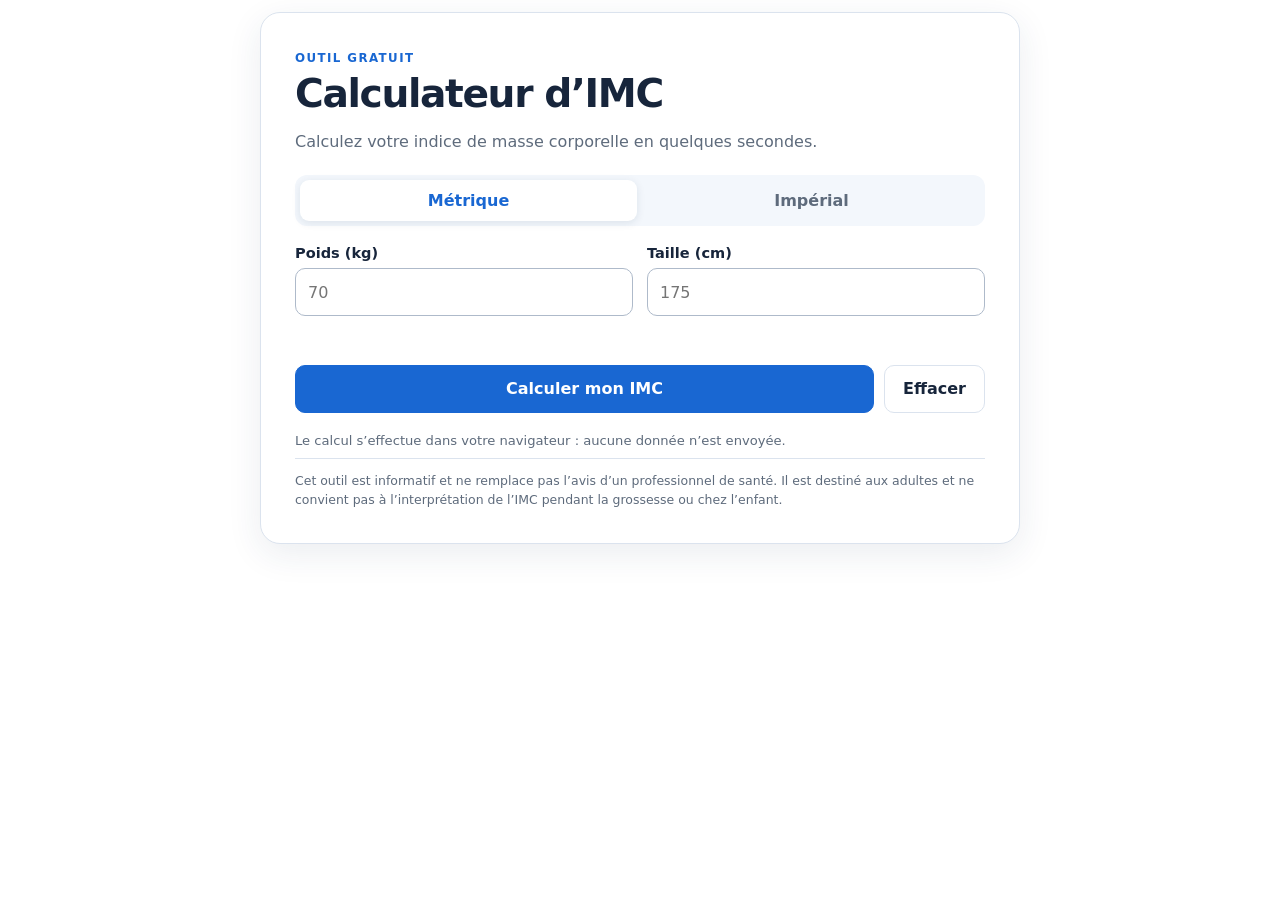
<file: index.html>
<!doctype html>
<html lang="fr">
<head>
  <meta charset="utf-8">
  <meta name="viewport" content="width=device-width, initial-scale=1">
  <meta name="robots" content="noindex,follow">
  <title>Calculateur d’IMC</title>
  <link rel="stylesheet" href="style.css">
</head>
<body>
  <main class="calculator" aria-labelledby="app-title">
    <div class="heading">
      <span class="eyebrow">OUTIL GRATUIT</span>
      <h1 id="app-title">Calculateur d’IMC</h1>
      <p id="intro"></p>
    </div>

    <div class="unit-tabs" role="group" aria-label="Système d’unités">
      <button class="tab active" type="button" data-unit="metric" aria-pressed="true">Métrique</button>
      <button class="tab" type="button" data-unit="imperial" aria-pressed="false">Impérial</button>
    </div>

    <form id="bmi-form" novalidate>
      <div id="metric-fields" class="fields">
        <label><span id="weight-kg-label"></span><input id="weight-kg" type="number" min="20" max="500" step="0.1" inputmode="decimal" placeholder="70" autocomplete="off"></label>
        <label><span id="height-cm-label"></span><input id="height-cm" type="number" min="80" max="250" step="0.1" inputmode="decimal" placeholder="175" autocomplete="off"></label>
      </div>
      <div id="imperial-fields" class="fields hidden">
        <label><span id="weight-lb-label"></span><input id="weight-lb" type="number" min="44" max="1102" step="0.1" inputmode="decimal" placeholder="154" autocomplete="off"></label>
        <label><span id="height-ft-label"></span><input id="height-ft" type="number" min="2" max="8" step="1" inputmode="numeric" placeholder="5" autocomplete="off"></label>
        <label><span id="height-in-label"></span><input id="height-in" type="number" min="0" max="11.9" step="0.1" inputmode="decimal" placeholder="9" autocomplete="off"></label>
      </div>
      <p id="error" class="error" role="alert" aria-live="assertive"></p>
      <div class="actions">
        <button id="calculate" class="primary" type="submit"></button>
        <button id="reset" class="secondary" type="reset"></button>
      </div>
    </form>

    <section id="result" class="result hidden" aria-live="polite" tabindex="-1">
      <span id="your-bmi" class="result-label"></span>
      <strong id="bmi-value"></strong>
      <p id="category"></p>
      <p id="healthy-range" class="range"></p>
    </section>

    <p id="privacy" class="privacy"></p>
    <p id="disclaimer" class="disclaimer"></p>
  </main>
  <script src="../../core/bmi.js"></script>
  <script src="app.js"></script>
</body>
</html>
</file>
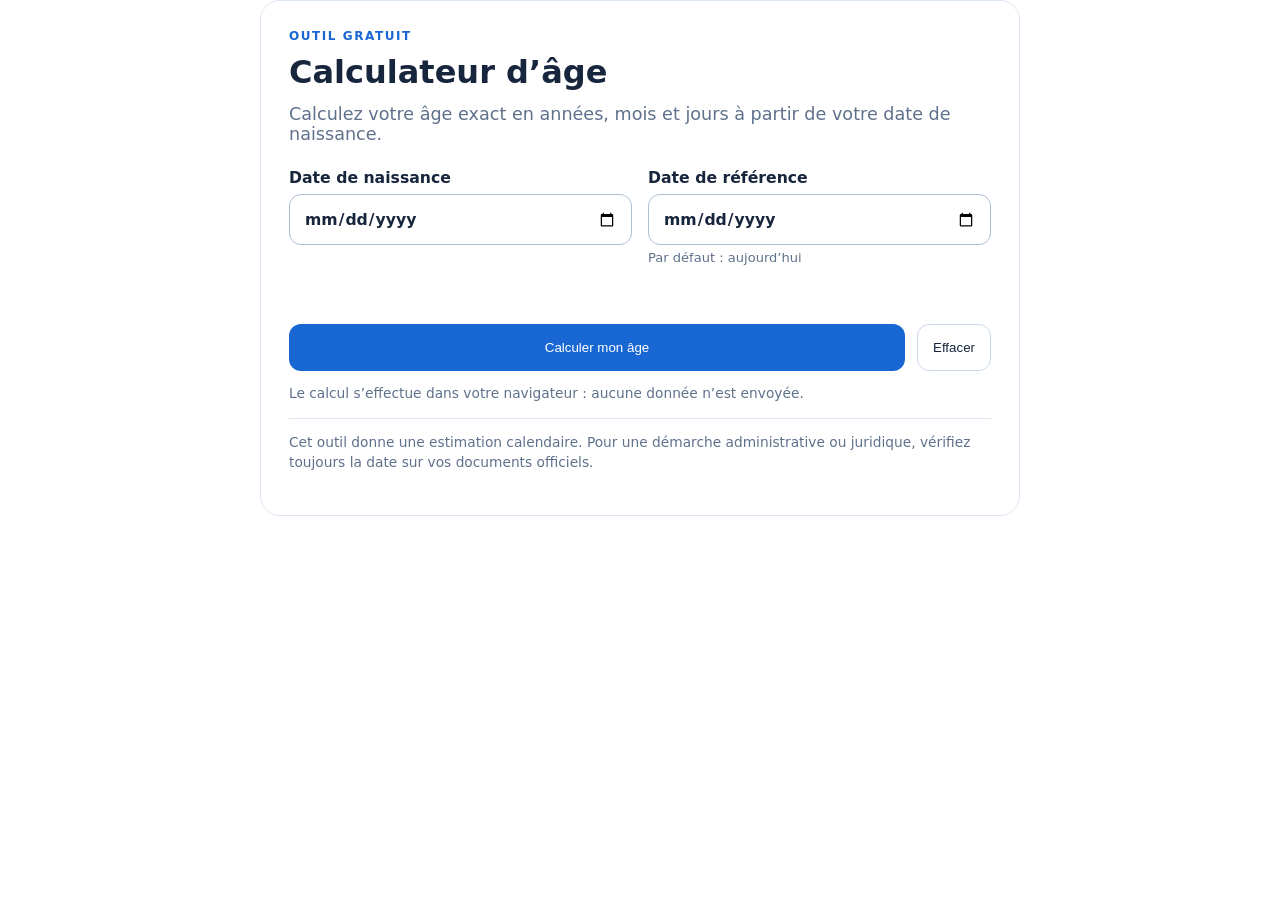
<file: tools/age/index.html>
<!doctype html>
<html lang="fr"><head>
  <meta charset="utf-8"><meta name="viewport" content="width=device-width, initial-scale=1">
  <meta name="robots" content="noindex,follow"><title>Calculateur d’âge</title><link rel="stylesheet" href="style.css">
</head><body>
  <main class="calculator" aria-labelledby="app-title">
    <span class="eyebrow">OUTIL GRATUIT</span><h1 id="app-title"></h1><p id="intro" class="intro"></p>
    <form id="age-form" novalidate>
      <div class="fields">
        <label><span id="birth-label"></span><input id="birth-date" type="date" required></label>
        <label><span id="reference-label"></span><input id="reference-date" type="date"><small id="reference-hint"></small></label>
      </div>
      <p id="error" class="error" role="alert" aria-live="assertive"></p>
      <div class="actions"><button class="primary" id="calculate" type="submit"></button><button class="secondary" id="reset" type="reset"></button></div>
    </form>
    <section id="result" class="result hidden" aria-live="polite" tabindex="-1">
      <div class="total"><span id="age-label"></span><strong id="age-value"></strong></div>
      <div class="stats"><div><span id="days-label"></span><strong id="days-value"></strong></div><div><span id="birthday-label"></span><strong id="birthday-value"></strong></div></div>
      <p id="method" class="small"></p>
    </section>
    <p id="privacy" class="small"></p><p id="disclaimer" class="disclaimer"></p>
  </main><script src="../../core/age.js"></script><script src="app.js"></script>
</body></html>
</file>
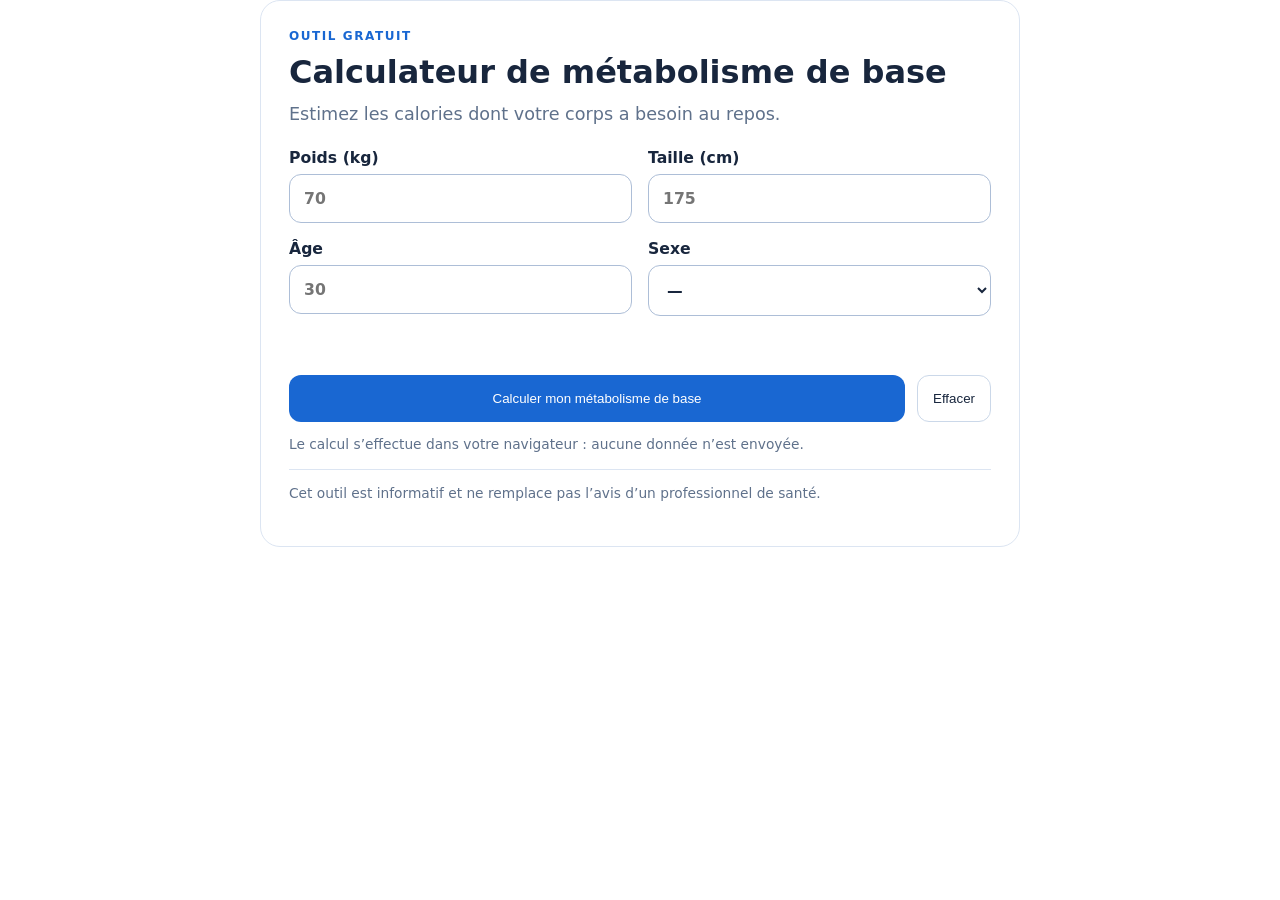
<file: tools/bmr/index.html>
<!doctype html>
<html lang="fr"><head>
  <meta charset="utf-8"><meta name="viewport" content="width=device-width, initial-scale=1">
  <meta name="robots" content="noindex,follow"><title>Calculateur de métabolisme de base</title>
  <link rel="stylesheet" href="style.css">
</head><body>
  <main class="calculator" aria-labelledby="app-title">
    <span class="eyebrow">OUTIL GRATUIT</span>
    <h1 id="app-title"></h1><p id="intro" class="intro"></p>
    <form id="bmr-form" novalidate>
      <div class="fields">
        <label><span id="weight-label"></span><input id="weight" type="number" min="20" max="500" step="0.1" inputmode="decimal" placeholder="70"></label>
        <label><span id="height-label"></span><input id="height" type="number" min="80" max="250" step="0.1" inputmode="decimal" placeholder="175"></label>
        <label><span id="age-label"></span><input id="age" type="number" min="18" max="120" step="1" inputmode="numeric" placeholder="30"></label>
        <label><span id="sex-label"></span><select id="sex"><option value="">—</option><option value="male" id="male"></option><option value="female" id="female"></option></select></label>
      </div>
      <p id="error" class="error" role="alert" aria-live="assertive"></p>
      <div class="actions"><button class="primary" id="calculate" type="submit"></button><button class="secondary" id="reset" type="reset"></button></div>
    </form>
    <section id="result" class="result hidden" aria-live="polite" tabindex="-1"><span id="result-label"></span><strong id="result-value"></strong><p id="result-explanation"></p><p id="formula" class="small"></p></section>
    <p id="privacy" class="small"></p><p id="disclaimer" class="disclaimer"></p>
  </main><script src="../../core/bmr.js"></script><script src="app.js"></script>
</body></html>
</file>
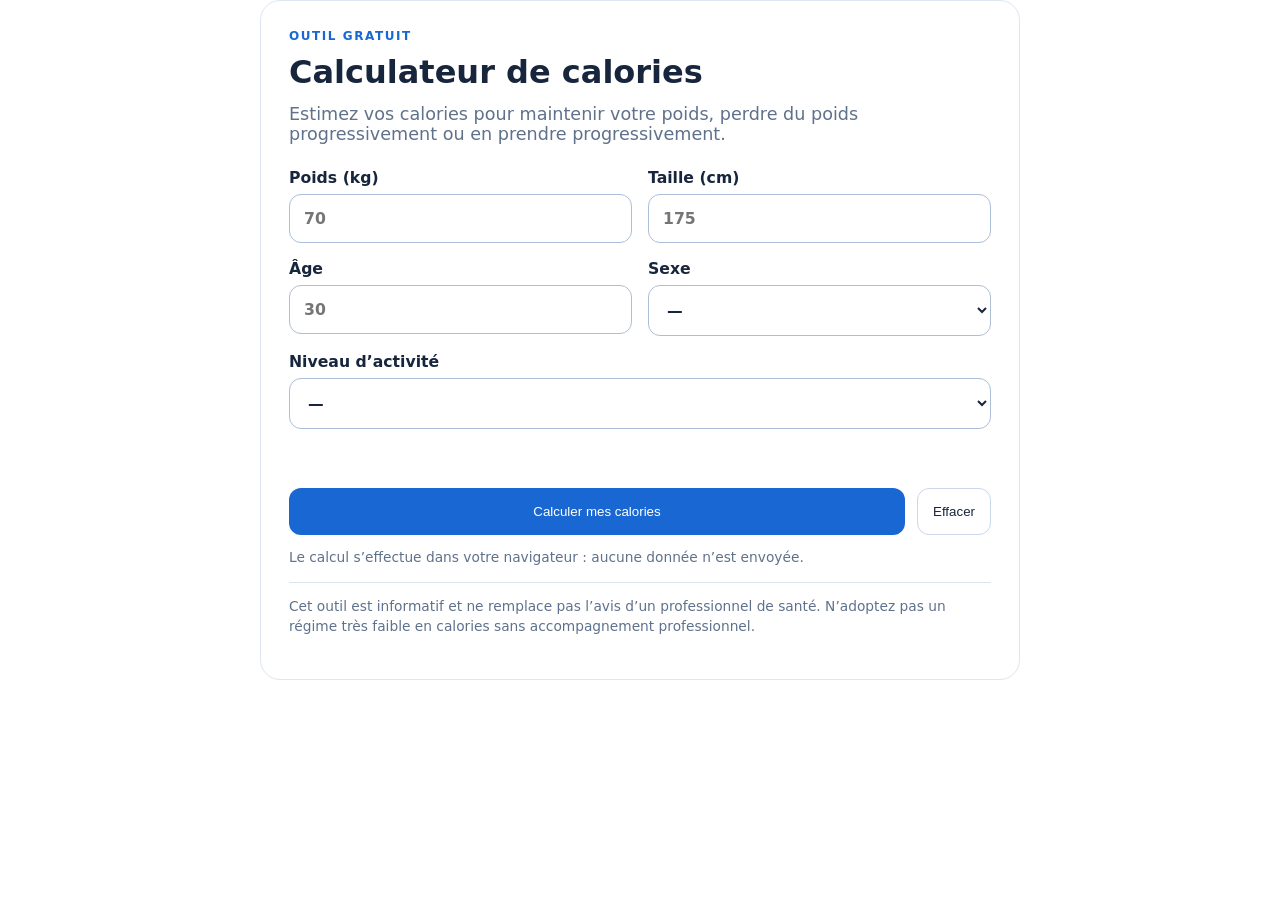
<file: tools/calorie/index.html>
<!doctype html>
<html lang="fr"><head>
  <meta charset="utf-8"><meta name="viewport" content="width=device-width, initial-scale=1">
  <meta name="robots" content="noindex,follow"><title>Calculateur de calories</title>
  <link rel="stylesheet" href="style.css">
</head><body>
  <main class="calculator" aria-labelledby="app-title">
    <span class="eyebrow">OUTIL GRATUIT</span><h1 id="app-title"></h1><p id="intro" class="intro"></p>
    <form id="calorie-form" novalidate>
      <div class="fields">
        <label><span id="weight-label"></span><input id="weight" type="number" min="20" max="500" step="0.1" inputmode="decimal" placeholder="70"></label>
        <label><span id="height-label"></span><input id="height" type="number" min="80" max="250" step="0.1" inputmode="decimal" placeholder="175"></label>
        <label><span id="age-label"></span><input id="age" type="number" min="18" max="120" step="1" inputmode="numeric" placeholder="30"></label>
        <label><span id="sex-label"></span><select id="sex"><option value="">—</option><option value="male" id="male"></option><option value="female" id="female"></option></select></label>
        <label class="full"><span id="activity-label"></span><select id="activity"><option value="">—</option><option value="sedentary" id="sedentary"></option><option value="light" id="light"></option><option value="moderate" id="moderate"></option><option value="active" id="active"></option><option value="veryActive" id="veryActive"></option></select></label>
      </div>
      <p id="error" class="error" role="alert" aria-live="assertive"></p>
      <div class="actions"><button class="primary" id="calculate" type="submit"></button><button class="secondary" id="reset" type="reset"></button></div>
    </form>
    <section id="result" class="result hidden" aria-live="polite" tabindex="-1">
      <div class="mini"><span id="bmr-label"></span><strong id="bmr-value"></strong></div>
      <div class="total"><span id="maintenance-label"></span><strong id="maintenance-value"></strong></div>
      <div class="goals">
        <div><span id="gentle-loss-label"></span><strong id="gentle-loss-value"></strong></div>
        <div><span id="gradual-loss-label"></span><strong id="gradual-loss-value"></strong></div>
        <div><span id="gentle-gain-label"></span><strong id="gentle-gain-value"></strong></div>
      </div>
      <p id="goal-explanation" class="small"></p><p id="formula" class="small"></p>
    </section>
    <p id="privacy" class="small"></p><p id="disclaimer" class="disclaimer"></p>
  </main>
  <script src="../../core/bmr.js"></script><script src="../../core/tdee.js"></script><script src="../../core/calorie.js"></script><script src="app.js"></script>
</body></html>
</file>
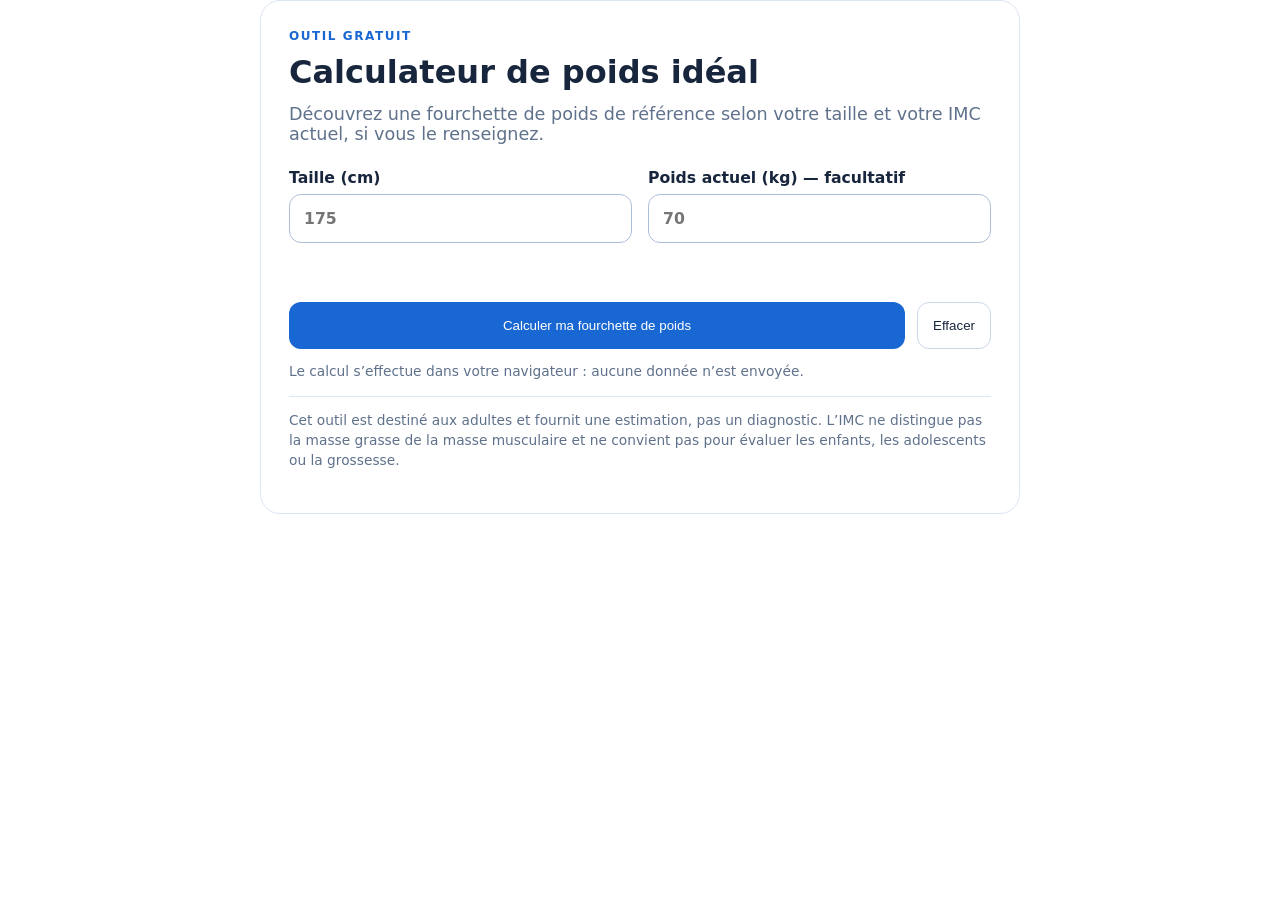
<file: tools/ideal-weight/index.html>
<!doctype html>
<html lang="fr"><head>
  <meta charset="utf-8"><meta name="viewport" content="width=device-width, initial-scale=1">
  <meta name="robots" content="noindex,follow"><title>Calculateur de poids idéal</title>
  <link rel="stylesheet" href="style.css">
</head><body>
  <main class="calculator" aria-labelledby="app-title">
    <span class="eyebrow">OUTIL GRATUIT</span><h1 id="app-title"></h1><p id="intro" class="intro"></p>
    <form id="ideal-weight-form" novalidate>
      <div class="fields">
        <label><span id="height-label"></span><input id="height" type="number" min="80" max="250" step="0.1" inputmode="decimal" placeholder="175" required></label>
        <label><span id="weight-label"></span><input id="weight" type="number" min="20" max="500" step="0.1" inputmode="decimal" placeholder="70"></label>
      </div>
      <p id="error" class="error" role="alert" aria-live="assertive"></p>
      <div class="actions"><button class="primary" id="calculate" type="submit"></button><button class="secondary" id="reset" type="reset"></button></div>
    </form>
    <section id="result" class="result hidden" aria-live="polite" tabindex="-1">
      <div class="total"><span id="range-label"></span><strong id="range-value"></strong><p id="range-explanation" class="small"></p></div>
      <div class="reference"><span id="reference-label"></span><strong id="reference-value"></strong></div>
      <div id="current-card" class="current hidden"><span id="bmi-label"></span><strong id="bmi-value"></strong><p id="difference" class="small"></p></div>
      <p id="method" class="small"></p>
    </section>
    <p id="privacy" class="small"></p><p id="disclaimer" class="disclaimer"></p>
  </main><script src="../../core/ideal-weight.js"></script><script src="app.js"></script>
</body></html>
</file>
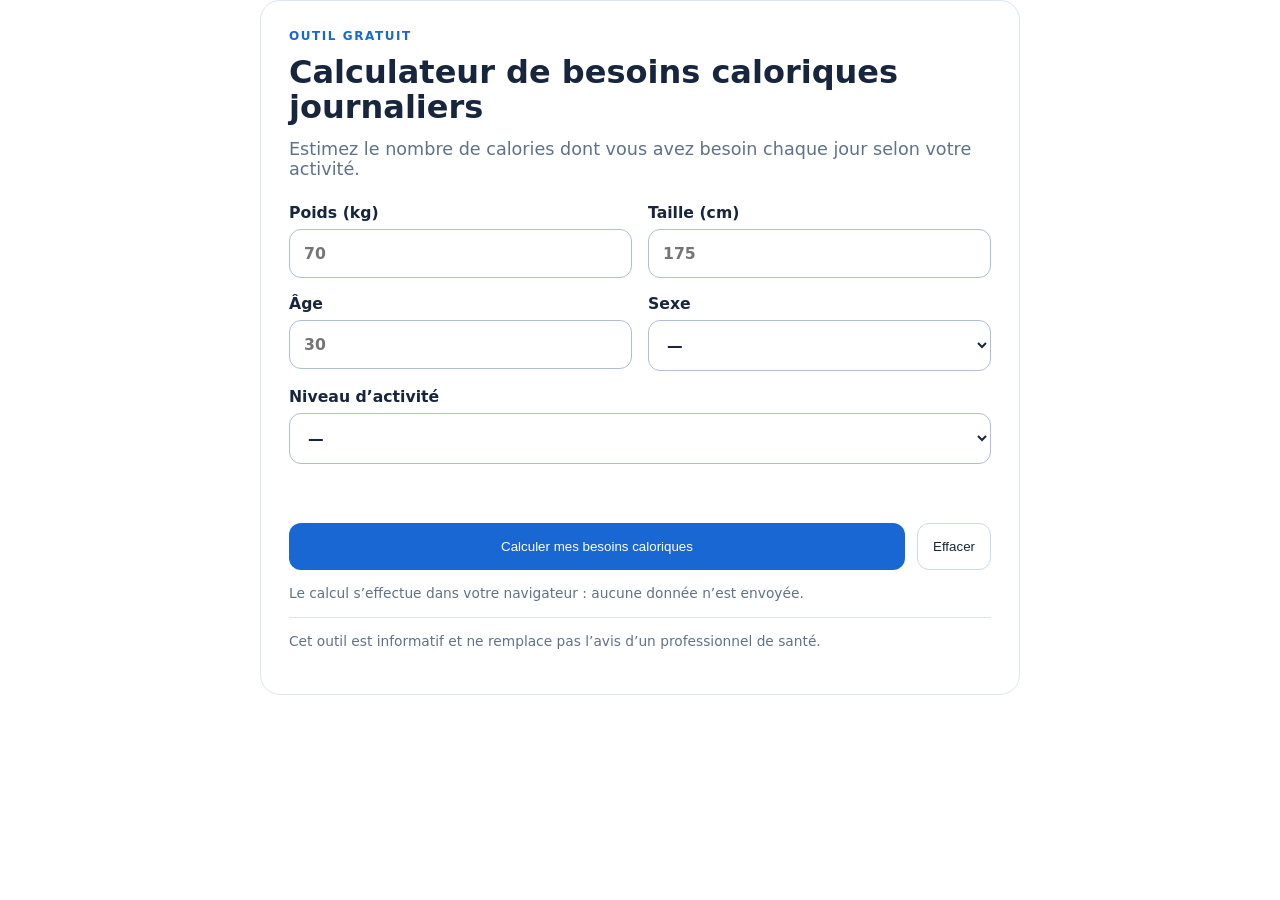
<file: tools/tdee/index.html>
<!doctype html>
<html lang="fr"><head>
  <meta charset="utf-8"><meta name="viewport" content="width=device-width, initial-scale=1">
  <meta name="robots" content="noindex,follow"><title>Calculateur de besoins caloriques journaliers</title>
  <link rel="stylesheet" href="style.css">
</head><body>
  <main class="calculator" aria-labelledby="app-title">
    <span class="eyebrow">OUTIL GRATUIT</span><h1 id="app-title"></h1><p id="intro" class="intro"></p>
    <form id="tdee-form" novalidate>
      <div class="fields">
        <label><span id="weight-label"></span><input id="weight" type="number" min="20" max="500" step="0.1" inputmode="decimal" placeholder="70"></label>
        <label><span id="height-label"></span><input id="height" type="number" min="80" max="250" step="0.1" inputmode="decimal" placeholder="175"></label>
        <label><span id="age-label"></span><input id="age" type="number" min="18" max="120" step="1" inputmode="numeric" placeholder="30"></label>
        <label><span id="sex-label"></span><select id="sex"><option value="">—</option><option value="male" id="male"></option><option value="female" id="female"></option></select></label>
        <label class="full"><span id="activity-label"></span><select id="activity"><option value="">—</option><option value="sedentary" id="sedentary"></option><option value="light" id="light"></option><option value="moderate" id="moderate"></option><option value="active" id="active"></option><option value="veryActive" id="veryActive"></option></select></label>
      </div>
      <p id="error" class="error" role="alert" aria-live="assertive"></p>
      <div class="actions"><button class="primary" id="calculate" type="submit"></button><button class="secondary" id="reset" type="reset"></button></div>
    </form>
    <section id="result" class="result hidden" aria-live="polite" tabindex="-1">
      <div class="mini"><span id="bmr-label"></span><strong id="bmr-value"></strong></div>
      <div class="total"><span id="result-label"></span><strong id="result-value"></strong><p id="result-explanation"></p><p id="formula" class="small"></p></div>
    </section>
    <p id="privacy" class="small"></p><p id="disclaimer" class="disclaimer"></p>
  </main><script src="../../core/bmr.js"></script><script src="../../core/tdee.js"></script><script src="app.js"></script>
</body></html>
</file>
<file: style.css>
:root { color-scheme: light; --ink:#17253b; --muted:#5e6b7c; --brand:#1967d2; --brand-dark:#0d4fae; --line:#dbe3ee; --soft:#f3f7fc; --ok:#087f5b; --danger:#b42318; }
* { box-sizing:border-box; }
body { margin:0; padding:12px; background:transparent; color:var(--ink); font-family:Inter,ui-sans-serif,system-ui,-apple-system,"Segoe UI",sans-serif; }
.calculator { width:min(100%,760px); margin:auto; padding:clamp(20px,4vw,34px); background:#fff; border:1px solid var(--line); border-radius:20px; box-shadow:0 10px 35px rgba(28,55,90,.09); }
.heading h1 { margin:5px 0 8px; font-size:clamp(1.75rem,5vw,2.45rem); letter-spacing:-.035em; }
.heading p,.privacy,.disclaimer { color:var(--muted); }
.eyebrow { color:var(--brand); font-size:.74rem; font-weight:800; letter-spacing:.12em; }
.unit-tabs { display:flex; gap:6px; margin:24px 0 18px; padding:5px; background:var(--soft); border-radius:12px; }
.tab { flex:1; border:0; border-radius:9px; padding:11px; background:transparent; color:var(--muted); font:inherit; font-weight:700; cursor:pointer; }
.tab.active { background:#fff; color:var(--brand); box-shadow:0 2px 8px rgba(24,46,80,.10); }
.fields { display:grid; grid-template-columns:repeat(2,minmax(0,1fr)); gap:14px; }
#imperial-fields { grid-template-columns:repeat(3,minmax(0,1fr)); }
label span { display:block; margin-bottom:7px; font-size:.91rem; font-weight:700; }
input { width:100%; min-height:48px; padding:10px 12px; border:1px solid #aebaca; border-radius:10px; color:var(--ink); background:#fff; font:inherit; }
input:focus { outline:3px solid rgba(25,103,210,.18); border-color:var(--brand); }
.actions { display:flex; gap:10px; margin-top:18px; }
.actions button { min-height:48px; padding:11px 18px; border-radius:10px; font:inherit; font-weight:800; cursor:pointer; }
.primary { flex:1; border:1px solid var(--brand); color:#fff; background:var(--brand); }
.primary:hover { background:var(--brand-dark); }
.secondary { border:1px solid var(--line); color:var(--ink); background:#fff; }
.result { margin-top:22px; padding:22px; text-align:center; background:linear-gradient(135deg,#eef6ff,#f4fbf8); border:1px solid #cfe1f5; border-radius:14px; }
.result-label { display:block; color:var(--muted); font-weight:700; }
#bmi-value { display:block; margin:1px 0; color:var(--brand); font-size:3rem; line-height:1.1; }
#category { margin:5px 0; color:var(--ok); font-weight:800; }
.range { margin:12px auto 0; max-width:580px; color:var(--muted); font-size:.92rem; }
.error { min-height:1.3em; margin:10px 0 0; color:var(--danger); font-weight:650; }
.privacy { margin:20px 0 0; font-size:.82rem; }
.disclaimer { margin:10px 0 0; padding-top:12px; border-top:1px solid var(--line); font-size:.78rem; line-height:1.55; }
.hidden { display:none !important; }
@media (max-width:560px) { .fields,#imperial-fields { grid-template-columns:1fr; } .actions { flex-direction:column; } }
@media (prefers-reduced-motion:no-preference) { .result { animation:rise .25s ease-out; } @keyframes rise { from { opacity:0; transform:translateY(6px); } } }
</file>
<file: tools/age/style.css>
*{box-sizing:border-box}body{margin:0;background:#fff;color:#18263d;font-family:system-ui,-apple-system,"Segoe UI",sans-serif}.calculator{max-width:760px;margin:0 auto;padding:28px;border:1px solid #dce5f2;border-radius:20px}.eyebrow{display:block;color:#1967d2;font-size:.75rem;font-weight:800;letter-spacing:.13em;margin-bottom:12px}h1{font-size:2rem;line-height:1.1;margin:0 0 14px}.intro{color:#5f718b;font-size:1.1rem;margin:0 0 24px}.fields{display:grid;grid-template-columns:1fr 1fr;gap:16px}label{font-weight:700;font-size:.98rem}label span{display:block;margin-bottom:7px}input{width:100%;border:1px solid #adbed7;border-radius:12px;font:inherit;padding:14px;background:#fff;color:#18263d}small{display:block;color:#5f718b;font-weight:400;margin-top:5px}.actions{display:flex;gap:12px;margin-top:22px}.primary,.secondary{border-radius:12px;font:700 1rem inherit;padding:15px;cursor:pointer}.primary{flex:1;border:0;background:#1967d2;color:#fff}.secondary{border:1px solid #cbd8e9;background:#fff;color:#18263d}.error{color:#b3261e;min-height:1.4em;margin:14px 0 0}.result{margin-top:22px}.total{padding:20px;border-radius:14px;background:#eff6ff;border-left:5px solid #1967d2}.total span,.stats span{display:block;font-weight:700}.total strong{display:block;font-size:1.8rem;margin-top:6px}.stats{display:grid;grid-template-columns:1fr 1fr;gap:12px;margin-top:12px}.stats div{border:1px solid #dce5f2;border-radius:12px;padding:14px}.stats strong{display:block;font-size:1.2rem;margin-top:6px}.small,.disclaimer{color:#5f718b;font-size:.86rem;line-height:1.45}.disclaimer{border-top:1px solid #dce5f2;padding-top:14px}.hidden{display:none}@media(max-width:540px){.calculator{border-radius:0;border-width:0;padding:20px}.fields,.stats{grid-template-columns:1fr}.actions{flex-direction:column}.secondary{width:100%}}
</file>
<file: tools/bmr/style.css>
*{box-sizing:border-box}body{margin:0;background:#fff;color:#18263d;font-family:system-ui,-apple-system,"Segoe UI",sans-serif}.calculator{max-width:760px;margin:0 auto;padding:28px;border:1px solid #dce5f2;border-radius:20px}.eyebrow{display:block;color:#1967d2;font-size:.75rem;font-weight:800;letter-spacing:.13em;margin-bottom:12px}h1{font-size:2rem;line-height:1.1;margin:0 0 14px}.intro{color:#5f718b;font-size:1.1rem;margin:0 0 24px}.fields{display:grid;grid-template-columns:1fr 1fr;gap:16px}label{font-weight:700;font-size:.98rem}label span{display:block;margin-bottom:7px}input,select{width:100%;border:1px solid #adbed7;border-radius:12px;font:inherit;padding:14px;background:#fff;color:#18263d}.actions{display:flex;gap:12px;margin-top:22px}.primary,.secondary{border-radius:12px;font:700 1rem inherit;padding:15px;cursor:pointer}.primary{flex:1;border:0;background:#1967d2;color:#fff}.secondary{border:1px solid #cbd8e9;background:#fff;color:#18263d}.error{color:#b3261e;min-height:1.4em;margin:14px 0 0}.result{margin-top:22px;padding:20px;border-radius:14px;background:#eff6ff;border-left:5px solid #1967d2}.result span{display:block;font-weight:700}.result strong{display:block;font-size:1.8rem;margin:6px 0}.small,.disclaimer{color:#5f718b;font-size:.86rem;line-height:1.45}.disclaimer{border-top:1px solid #dce5f2;padding-top:14px}.hidden{display:none}@media(max-width:540px){.calculator{border-radius:0;border-width:0;padding:20px}.fields{grid-template-columns:1fr}.actions{flex-direction:column}.secondary{width:100%}}
</file>
<file: tools/calorie/style.css>
*{box-sizing:border-box}body{margin:0;background:#fff;color:#18263d;font-family:system-ui,-apple-system,"Segoe UI",sans-serif}.calculator{max-width:760px;margin:0 auto;padding:28px;border:1px solid #dce5f2;border-radius:20px}.eyebrow{display:block;color:#1967d2;font-size:.75rem;font-weight:800;letter-spacing:.13em;margin-bottom:12px}h1{font-size:2rem;line-height:1.1;margin:0 0 14px}.intro{color:#5f718b;font-size:1.1rem;margin:0 0 24px}.fields{display:grid;grid-template-columns:1fr 1fr;gap:16px}.full{grid-column:1/-1}label{font-weight:700;font-size:.98rem}label span{display:block;margin-bottom:7px}input,select{width:100%;border:1px solid #adbed7;border-radius:12px;font:inherit;padding:14px;background:#fff;color:#18263d}.actions{display:flex;gap:12px;margin-top:22px}.primary,.secondary{border-radius:12px;font:700 1rem inherit;padding:15px;cursor:pointer}.primary{flex:1;border:0;background:#1967d2;color:#fff}.secondary{border:1px solid #cbd8e9;background:#fff;color:#18263d}.error{color:#b3261e;min-height:1.4em;margin:14px 0 0}.result{margin-top:22px}.mini,.total{border-radius:12px;padding:14px;margin-bottom:12px}.mini{background:#f8fafc;border:1px solid #dce5f2}.mini span,.total span,.goals span{display:block;font-weight:700}.mini strong{font-size:1.15rem}.total{background:#eff6ff;border-left:5px solid #1967d2}.total strong{display:block;font-size:1.8rem;margin-top:6px}.goals{display:grid;grid-template-columns:repeat(3,1fr);gap:10px}.goals div{border:1px solid #dce5f2;border-radius:12px;padding:13px;background:#fff}.goals strong{display:block;margin-top:5px}.small,.disclaimer{color:#5f718b;font-size:.86rem;line-height:1.45}.disclaimer{border-top:1px solid #dce5f2;padding-top:14px}.hidden{display:none}@media(max-width:540px){.calculator{border-radius:0;border-width:0;padding:20px}.fields,.goals{grid-template-columns:1fr}.full{grid-column:auto}.actions{flex-direction:column}.secondary{width:100%}}
</file>
<file: tools/ideal-weight/style.css>
*{box-sizing:border-box}body{margin:0;background:#fff;color:#18263d;font-family:system-ui,-apple-system,"Segoe UI",sans-serif}.calculator{max-width:760px;margin:0 auto;padding:28px;border:1px solid #dce5f2;border-radius:20px}.eyebrow{display:block;color:#1967d2;font-size:.75rem;font-weight:800;letter-spacing:.13em;margin-bottom:12px}h1{font-size:2rem;line-height:1.1;margin:0 0 14px}.intro{color:#5f718b;font-size:1.1rem;margin:0 0 24px}.fields{display:grid;grid-template-columns:1fr 1fr;gap:16px}label{font-weight:700;font-size:.98rem}label span{display:block;margin-bottom:7px}input{width:100%;border:1px solid #adbed7;border-radius:12px;font:inherit;padding:14px;background:#fff;color:#18263d}.actions{display:flex;gap:12px;margin-top:22px}.primary,.secondary{border-radius:12px;font:700 1rem inherit;padding:15px;cursor:pointer}.primary{flex:1;border:0;background:#1967d2;color:#fff}.secondary{border:1px solid #cbd8e9;background:#fff;color:#18263d}.error{color:#b3261e;min-height:1.4em;margin:14px 0 0}.result{margin-top:22px}.total,.reference,.current{border-radius:14px;padding:18px;margin-bottom:12px}.total{background:#eff6ff;border-left:5px solid #1967d2}.reference,.current{border:1px solid #dce5f2;background:#fff}.total span,.reference span,.current span{display:block;font-weight:700}.total strong{display:block;font-size:1.8rem;margin:6px 0}.reference strong,.current strong{display:block;font-size:1.3rem;margin-top:5px}.small,.disclaimer{color:#5f718b;font-size:.86rem;line-height:1.45}.disclaimer{border-top:1px solid #dce5f2;padding-top:14px}.hidden{display:none}@media(max-width:540px){.calculator{border-radius:0;border-width:0;padding:20px}.fields{grid-template-columns:1fr}.actions{flex-direction:column}.secondary{width:100%}}
</file>
<file: tools/tdee/style.css>
*{box-sizing:border-box}body{margin:0;background:#fff;color:#18263d;font-family:system-ui,-apple-system,"Segoe UI",sans-serif}.calculator{max-width:760px;margin:0 auto;padding:28px;border:1px solid #dce5f2;border-radius:20px}.eyebrow{display:block;color:#1967d2;font-size:.75rem;font-weight:800;letter-spacing:.13em;margin-bottom:12px}h1{font-size:2rem;line-height:1.1;margin:0 0 14px}.intro{color:#5f718b;font-size:1.1rem;margin:0 0 24px}.fields{display:grid;grid-template-columns:1fr 1fr;gap:16px}.full{grid-column:1/-1}label{font-weight:700;font-size:.98rem}label span{display:block;margin-bottom:7px}input,select{width:100%;border:1px solid #adbed7;border-radius:12px;font:inherit;padding:14px;background:#fff;color:#18263d}.actions{display:flex;gap:12px;margin-top:22px}.primary,.secondary{border-radius:12px;font:700 1rem inherit;padding:15px;cursor:pointer}.primary{flex:1;border:0;background:#1967d2;color:#fff}.secondary{border:1px solid #cbd8e9;background:#fff;color:#18263d}.error{color:#b3261e;min-height:1.4em;margin:14px 0 0}.result{margin-top:22px}.mini{background:#f8fafc;border:1px solid #dce5f2;border-radius:12px;padding:14px;margin-bottom:12px}.mini span,.total span{display:block;font-weight:700}.mini strong{font-size:1.15rem}.total{padding:20px;border-radius:14px;background:#eff6ff;border-left:5px solid #1967d2}.total strong{display:block;font-size:1.8rem;margin:6px 0}.small,.disclaimer{color:#5f718b;font-size:.86rem;line-height:1.45}.disclaimer{border-top:1px solid #dce5f2;padding-top:14px}.hidden{display:none}@media(max-width:540px){.calculator{border-radius:0;border-width:0;padding:20px}.fields{grid-template-columns:1fr}.full{grid-column:auto}.actions{flex-direction:column}.secondary{width:100%}}
</file>
